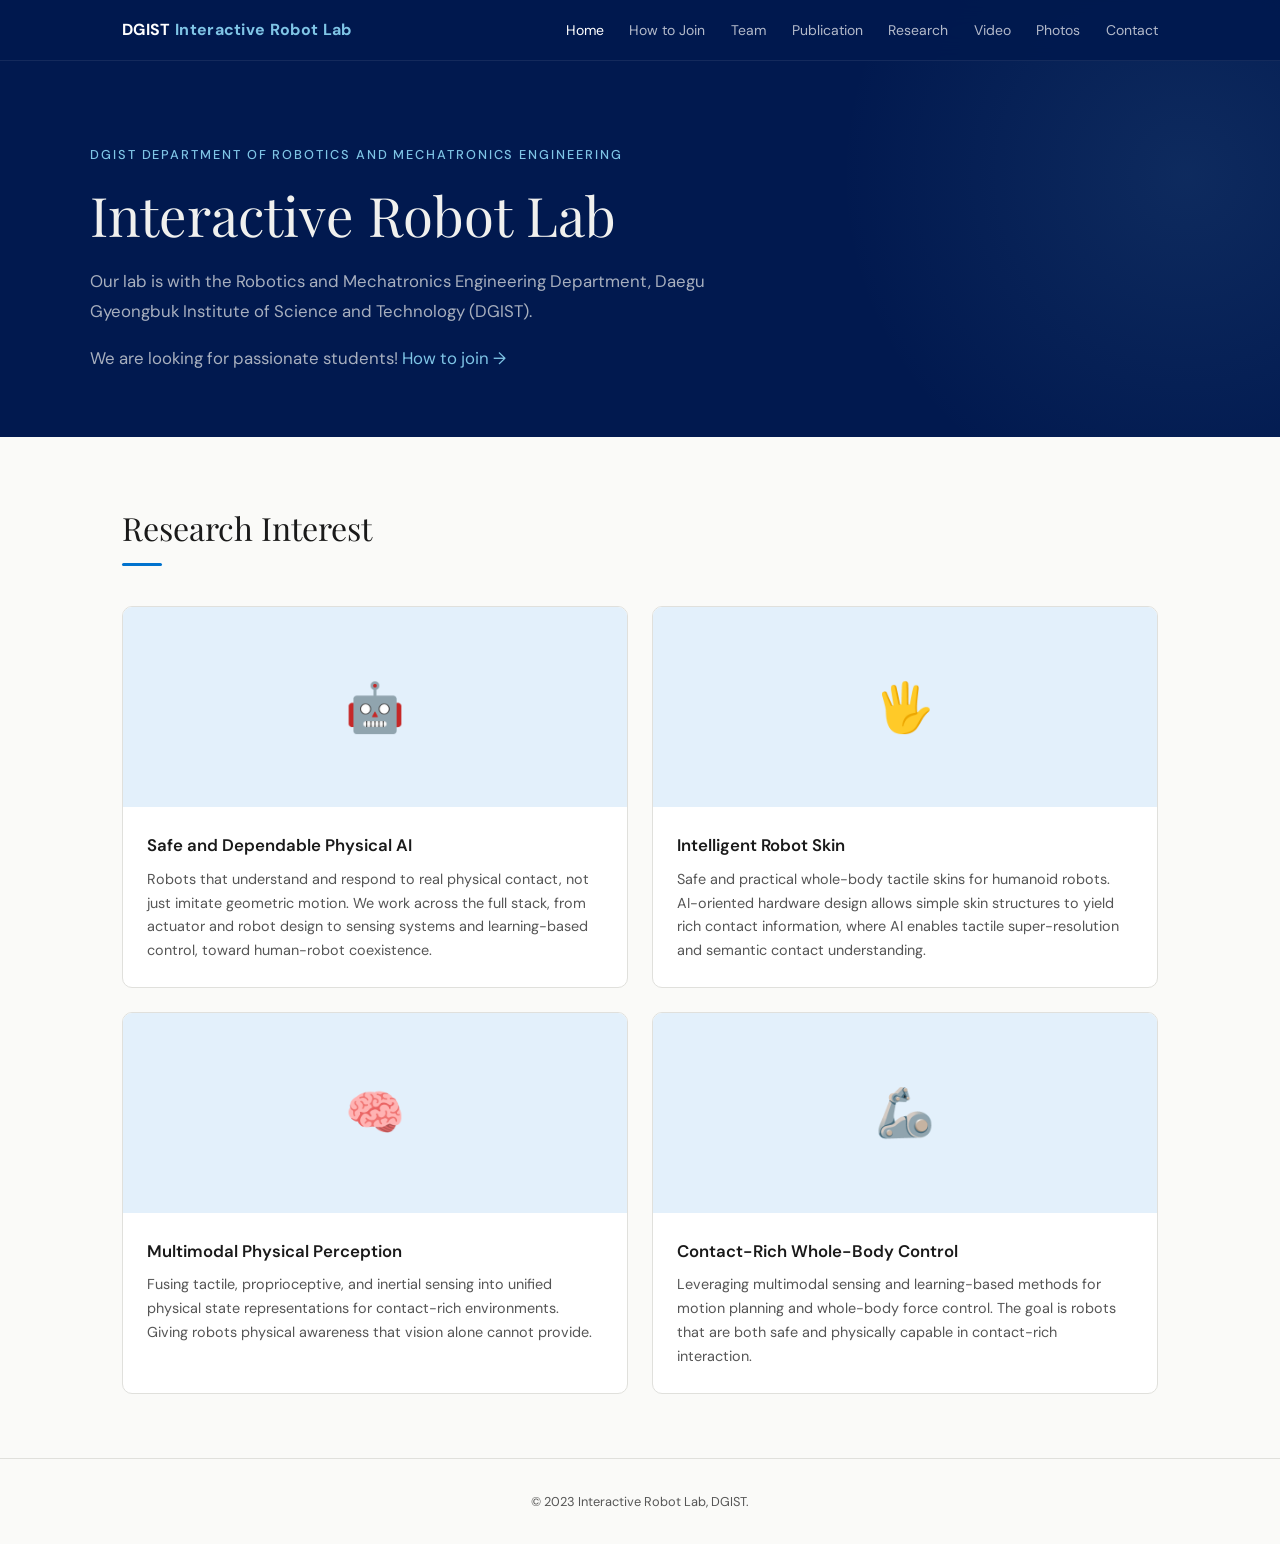
<file: index.html>
<!DOCTYPE html>
<html lang="en">
<head>
  <meta charset="UTF-8">
  <meta name="viewport" content="width=device-width, initial-scale=1.0">
  <title>Home — Interactive Robot Lab</title>
  <link rel="preconnect" href="https://fonts.googleapis.com">
  <link rel="preconnect" href="https://fonts.gstatic.com" crossorigin>
  <link href="https://fonts.googleapis.com/css2?family=DM+Sans:ital,opsz,wght@0,9..40,300;0,9..40,400;0,9..40,500;0,9..40,600;0,9..40,700;1,9..40,400&family=Playfair+Display:ital,wght@0,400..900;1,400..900&display=swap" rel="stylesheet">
  <link rel="icon" href="/favicon.png" type="image/png">
  <link rel="apple-touch-icon" href="/favicon.png">
  <link rel="stylesheet" href="/assets/css/style.css">
</head>
<body>

<nav>
  <div class="nav-inner">
    <a href="/" class="logo">DGIST <span>Interactive Robot Lab</span></a>
    <button class="hamburger" onclick="document.querySelector('.nav-links').classList.toggle('open')" aria-label="Menu">
      <span></span><span></span><span></span>
    </button>
    <ul class="nav-links">
      
      
        
        
        <li><a href="/" class="active">Home</a></li>
      
        
        
        <li><a href="/join">How to Join</a></li>
      
        
        
        <li><a href="/team">Team</a></li>
      
        
        
        <li><a href="/publication">Publication</a></li>
      
        
        
        <li><a href="/research">Research</a></li>
      
        
        
        <li><a href="/video">Video</a></li>
      
        
        
        <li><a href="/photos">Photos</a></li>
      
        
        
        <li><a href="/contact">Contact</a></li>
      
    </ul>
  </div>
</nav>


<div class="hero">
  <div class="hero-inner">
    <div class="hero-label">DGIST Department of Robotics and Mechatronics Engineering</div>
    <h1>Interactive Robot Lab</h1>
    <p>
      Our lab is with the Robotics and Mechatronics Engineering Department,
      Daegu Gyeongbuk Institute of Science and Technology (DGIST).
    </p>
    <p style="margin-top: 1rem;">
      We are looking for passionate students!
      <a href="/join">How to join &rarr;</a>
    </p>
  </div>
</div>

<div class="section">
  <div class="section-title">Research Interest</div>
  <div class="divider"></div>

  <div class="interest-grid">
    <div class="interest-card">
      <div class="card-img">&#129302;</div>
      <div class="card-body">
        <h3>Safe and Dependable Physical AI</h3>
        <p>Robots that understand and respond to real physical contact, not just imitate geometric motion. We work across the full stack, from actuator and robot design to sensing systems and learning-based control, toward human-robot coexistence.</p>
      </div>
    </div>

    <div class="interest-card">
      <div class="card-img">&#128400;</div>
      <div class="card-body">
        <h3>Intelligent Robot Skin</h3>
        <p>Safe and practical whole-body tactile skins for humanoid robots. AI-oriented hardware design allows simple skin structures to yield rich contact information, where AI enables tactile super-resolution and semantic contact understanding.</p>
      </div>
    </div>

    <div class="interest-card">
      <div class="card-img">&#129504;</div>
      <div class="card-body">
        <h3>Multimodal Physical Perception</h3>
        <p>Fusing tactile, proprioceptive, and inertial sensing into unified physical state representations for contact-rich environments. Giving robots physical awareness that vision alone cannot provide.</p>
      </div>
    </div>

    <div class="interest-card">
      <div class="card-img">&#129470;</div>
      <div class="card-body">
        <h3>Contact-Rich Whole-Body Control</h3>
        <p>Leveraging multimodal sensing and learning-based methods for motion planning and whole-body force control. The goal is robots that are both safe and physically capable in contact-rich interaction.</p>
      </div>
    </div>
  </div>
</div>


<footer>
  &copy; 2023 Interactive Robot Lab, DGIST.
</footer>


</body>
</html>
</file>
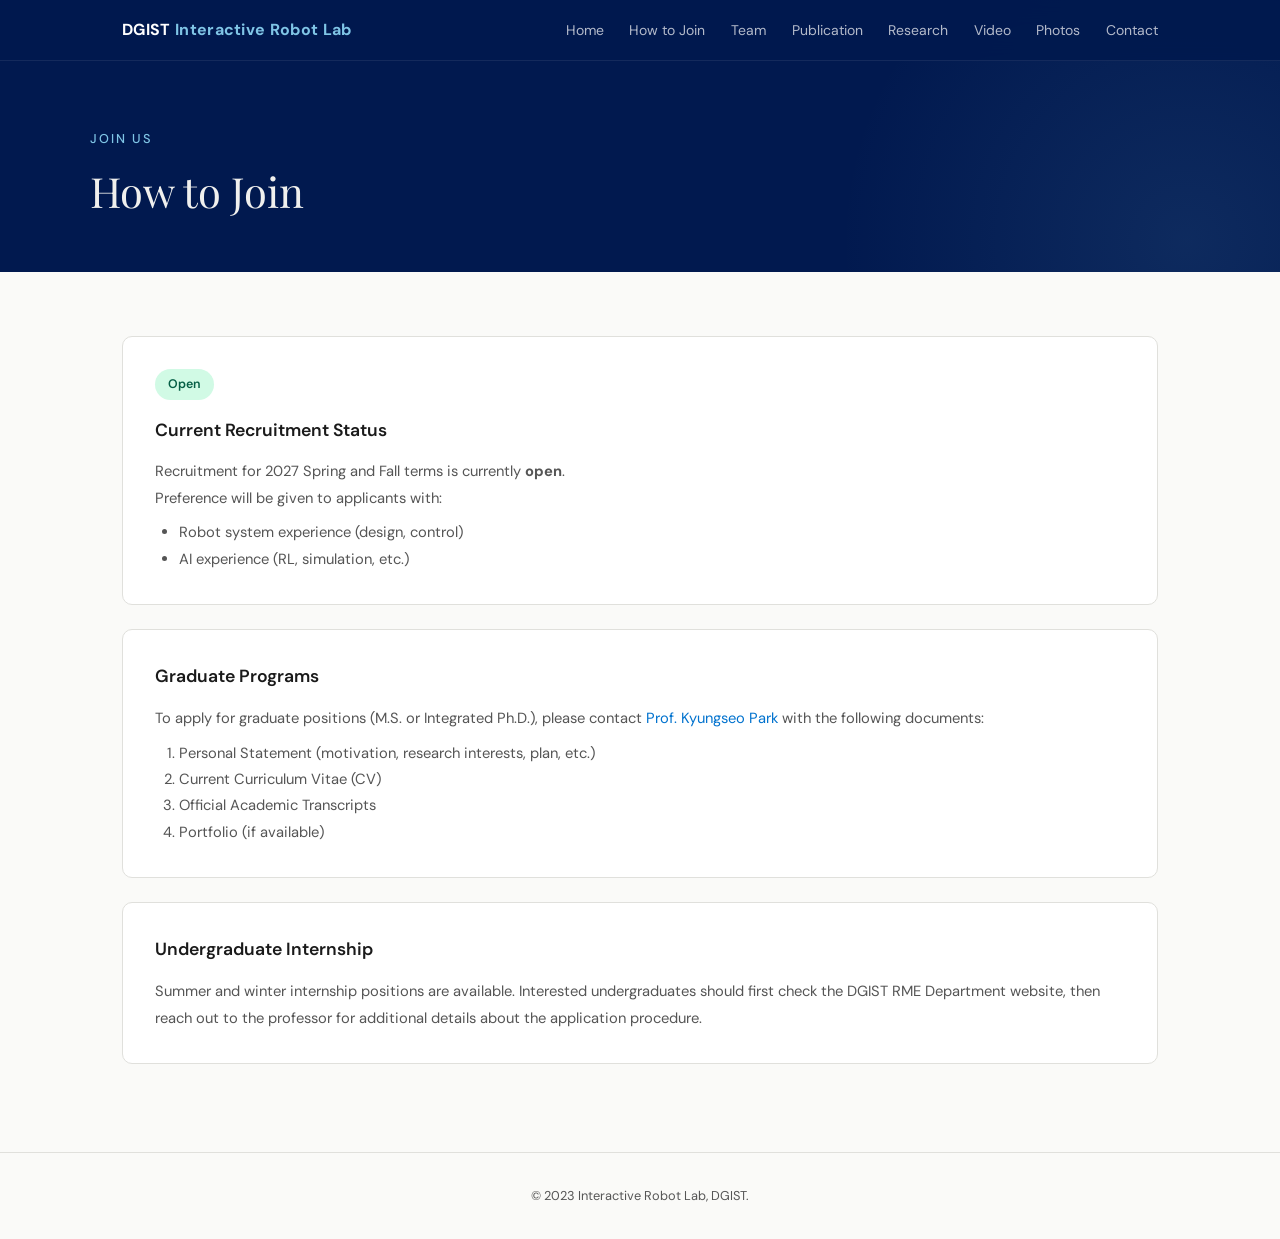
<file: join/index.html>
<!DOCTYPE html>
<html lang="en">
<head>
  <meta charset="UTF-8">
  <meta name="viewport" content="width=device-width, initial-scale=1.0">
  <title>How to Join — Interactive Robot Lab</title>
  <link rel="preconnect" href="https://fonts.googleapis.com">
  <link rel="preconnect" href="https://fonts.gstatic.com" crossorigin>
  <link href="https://fonts.googleapis.com/css2?family=DM+Sans:ital,opsz,wght@0,9..40,300;0,9..40,400;0,9..40,500;0,9..40,600;0,9..40,700;1,9..40,400&family=Playfair+Display:ital,wght@0,400..900;1,400..900&display=swap" rel="stylesheet">
  <link rel="icon" href="/favicon.png" type="image/png">
  <link rel="apple-touch-icon" href="/favicon.png">
  <link rel="stylesheet" href="/assets/css/style.css">
</head>
<body>

<nav>
  <div class="nav-inner">
    <a href="/" class="logo">DGIST <span>Interactive Robot Lab</span></a>
    <button class="hamburger" onclick="document.querySelector('.nav-links').classList.toggle('open')" aria-label="Menu">
      <span></span><span></span><span></span>
    </button>
    <ul class="nav-links">
      
      
        
        
        <li><a href="/">Home</a></li>
      
        
        
        <li><a href="/join">How to Join</a></li>
      
        
        
        <li><a href="/team">Team</a></li>
      
        
        
        <li><a href="/publication">Publication</a></li>
      
        
        
        <li><a href="/research">Research</a></li>
      
        
        
        <li><a href="/video">Video</a></li>
      
        
        
        <li><a href="/photos">Photos</a></li>
      
        
        
        <li><a href="/contact">Contact</a></li>
      
    </ul>
  </div>
</nav>


<div class="hero page-header">
  <div class="hero-inner">
    <div class="hero-label">Join Us</div>
    <h1>How to Join</h1>
    
  </div>
</div>


<div class="section">
  <div class="info-box">
    <span class="status-badge open">Open</span>
    <h3>Current Recruitment Status</h3>
    <p>Recruitment for 2027 Spring and Fall terms is currently <strong>open</strong>.</p>
    <p>Preference will be given to applicants with:</p>
    <ul>
      <li>Robot system experience (design, control)</li>
      <li>AI experience (RL, simulation, etc.)</li>
    </ul>
  </div>

  <div class="info-box">
    <h3>Graduate Programs</h3>
    <p>To apply for graduate positions (M.S. or Integrated Ph.D.), please contact
      <a href="mailto:kspark@dgist.ac.kr">Prof. Kyungseo Park</a> with the following documents:</p>
    <ol>
      <li>Personal Statement (motivation, research interests, plan, etc.)</li>
      <li>Current Curriculum Vitae (CV)</li>
      <li>Official Academic Transcripts</li>
      <li>Portfolio (if available)</li>
    </ol>
  </div>

  <div class="info-box">
    <h3>Undergraduate Internship</h3>
    <p>Summer and winter internship positions are available. Interested undergraduates should first check the
      DGIST RME Department website,
      then reach out to the professor for additional details about the application procedure.</p>
  </div>
</div>


<footer>
  &copy; 2023 Interactive Robot Lab, DGIST.
</footer>


</body>
</html>
</file>
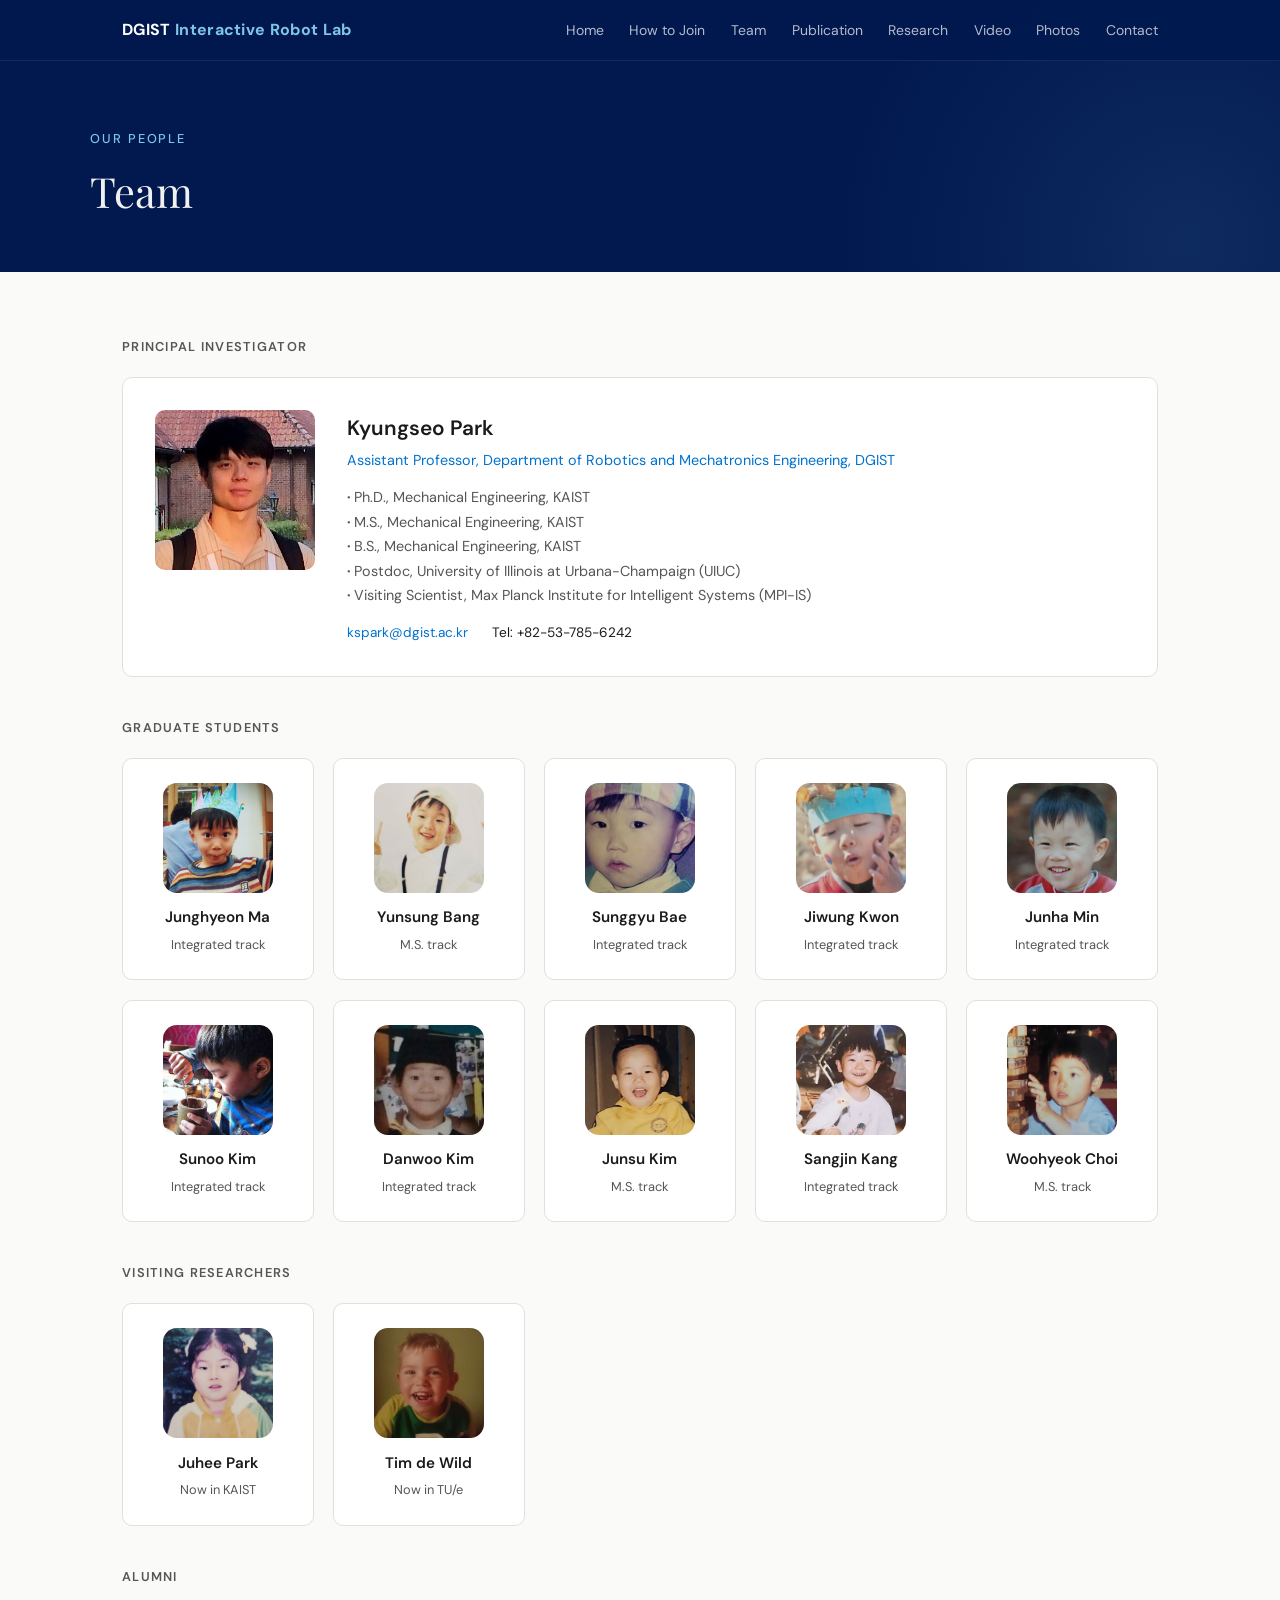
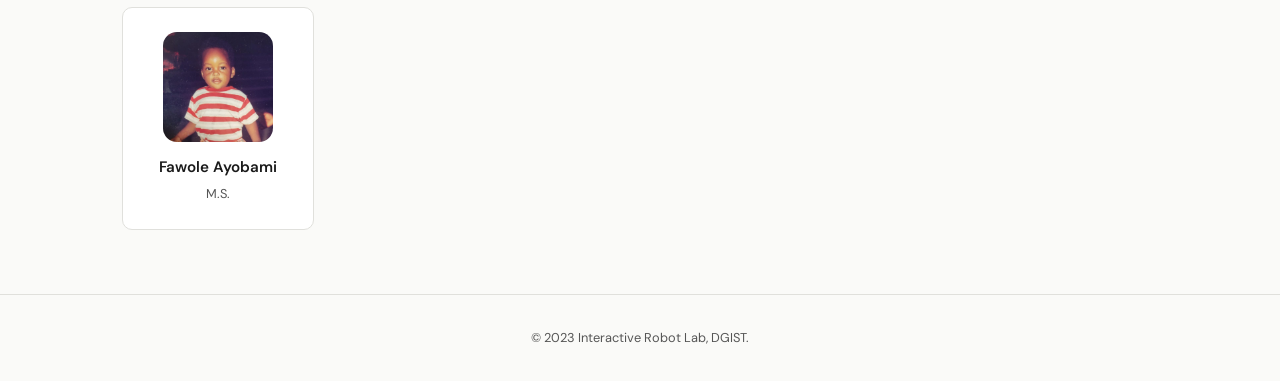
<file: team/index.html>
<!DOCTYPE html>
<html lang="en">
<head>
  <meta charset="UTF-8">
  <meta name="viewport" content="width=device-width, initial-scale=1.0">
  <title>Team — Interactive Robot Lab</title>
  <link rel="preconnect" href="https://fonts.googleapis.com">
  <link rel="preconnect" href="https://fonts.gstatic.com" crossorigin>
  <link href="https://fonts.googleapis.com/css2?family=DM+Sans:ital,opsz,wght@0,9..40,300;0,9..40,400;0,9..40,500;0,9..40,600;0,9..40,700;1,9..40,400&family=Playfair+Display:ital,wght@0,400..900;1,400..900&display=swap" rel="stylesheet">
  <link rel="icon" href="/favicon.png" type="image/png">
  <link rel="apple-touch-icon" href="/favicon.png">
  <link rel="stylesheet" href="/assets/css/style.css">
</head>
<body>

<nav>
  <div class="nav-inner">
    <a href="/" class="logo">DGIST <span>Interactive Robot Lab</span></a>
    <button class="hamburger" onclick="document.querySelector('.nav-links').classList.toggle('open')" aria-label="Menu">
      <span></span><span></span><span></span>
    </button>
    <ul class="nav-links">
      
      
        
        
        <li><a href="/">Home</a></li>
      
        
        
        <li><a href="/join">How to Join</a></li>
      
        
        
        <li><a href="/team">Team</a></li>
      
        
        
        <li><a href="/publication">Publication</a></li>
      
        
        
        <li><a href="/research">Research</a></li>
      
        
        
        <li><a href="/video">Video</a></li>
      
        
        
        <li><a href="/photos">Photos</a></li>
      
        
        
        <li><a href="/contact">Contact</a></li>
      
    </ul>
  </div>
</nav>


<div class="hero page-header">
  <div class="hero-inner">
    <div class="hero-label">Our People</div>
    <h1>Team</h1>
    
  </div>
</div>


<div class="section">

  <!-- Principal Investigator -->
  <div class="team-section-label">Principal Investigator</div>
  
  <div class="pi-card">
    <div class="pi-photo">
      
        <img src="/member_photo/kyungseo%20Park.jpg" alt="Kyungseo Park">
      
    </div>
    <div class="pi-info">
      <h3>Kyungseo Park</h3>
      <div class="pi-title">Assistant Professor, Department of Robotics and Mechatronics Engineering, DGIST</div>
      <ul>
        
          <li>Ph.D., Mechanical Engineering, KAIST</li>
        
          <li>M.S., Mechanical Engineering, KAIST</li>
        
          <li>B.S., Mechanical Engineering, KAIST</li>
        
        
          <li>Postdoc, University of Illinois at Urbana-Champaign (UIUC)</li>
        
          <li>Visiting Scientist, Max Planck Institute for Intelligent Systems (MPI-IS)</li>
        
      </ul>
      <div class="pi-contact">
        <span><a href="mailto:kspark@dgist.ac.kr">kspark@dgist.ac.kr</a></span>
        <span>Tel: +82-53-785-6242</span>
      </div>
    </div>
  </div>

  <!-- Graduate Students -->
  <div class="team-section-label">Graduate Students</div>
  <div class="members-grid">
    
      
      <div class="member-card">
        <div class="member-avatar">
          
            <img src="/member_photo/Junghyeon%20Ma.png" alt="Junghyeon Ma">
          
        </div>
        <h4>Junghyeon Ma</h4>
        
          <div class="role">Integrated track</div>
        
      </div>
      
    
      
      <div class="member-card">
        <div class="member-avatar">
          
            <img src="/member_photo/Yunsung%20Bang.png" alt="Yunsung Bang">
          
        </div>
        <h4>Yunsung Bang</h4>
        
          <div class="role">M.S. track</div>
        
      </div>
      
    
      
      <div class="member-card">
        <div class="member-avatar">
          
            <img src="/member_photo/Sunggyu%20Bae.png" alt="Sunggyu Bae">
          
        </div>
        <h4>Sunggyu Bae</h4>
        
          <div class="role">Integrated track</div>
        
      </div>
      
    
      
      <div class="member-card">
        <div class="member-avatar">
          
            <img src="/member_photo/Jiwung%20Kwon.jpg" alt="Jiwung Kwon">
          
        </div>
        <h4>Jiwung Kwon</h4>
        
          <div class="role">Integrated track</div>
        
      </div>
      
    
      
      <div class="member-card">
        <div class="member-avatar">
          
            <img src="/member_photo/Junha%20Min.png" alt="Junha Min">
          
        </div>
        <h4>Junha Min</h4>
        
          <div class="role">Integrated track</div>
        
      </div>
      
    
      
      <div class="member-card">
        <div class="member-avatar">
          
            <img src="/member_photo/Sunoo%20Kim.jpg" alt="Sunoo Kim">
          
        </div>
        <h4>Sunoo Kim</h4>
        
          <div class="role">Integrated track</div>
        
      </div>
      
    
      
      <div class="member-card">
        <div class="member-avatar">
          
            <img src="/member_photo/Danwoo%20Kim.jpg" alt="Danwoo Kim">
          
        </div>
        <h4>Danwoo Kim</h4>
        
          <div class="role">Integrated track</div>
        
      </div>
      
    
      
      <div class="member-card">
        <div class="member-avatar">
          
            <img src="/member_photo/Junsu%20Kim.png" alt="Junsu Kim">
          
        </div>
        <h4>Junsu Kim</h4>
        
          <div class="role">M.S. track</div>
        
      </div>
      
    
      
      <div class="member-card">
        <div class="member-avatar">
          
            <img src="/member_photo/Sangjin%20Kang.jpg" alt="Sangjin Kang">
          
        </div>
        <h4>Sangjin Kang</h4>
        
          <div class="role">Integrated track</div>
        
      </div>
      
    
      
      <div class="member-card">
        <div class="member-avatar">
          
            <img src="/member_photo/Woohyeok%20Choi.jpg" alt="Woohyeok Choi">
          
        </div>
        <h4>Woohyeok Choi</h4>
        
          <div class="role">M.S. track</div>
        
      </div>
      
    
  </div>

  <!-- Visiting Researchers -->
  
  <div class="team-section-label">Visiting Researchers</div>
  <div class="members-grid">
    
      
      <div class="member-card">
        <div class="member-avatar">
          
            <img src="/member_photo/Juhee%20Park.jpg" alt="Juhee Park">
          
        </div>
        <h4>Juhee Park</h4>
        
          <div class="role">Now in KAIST</div>
        
      </div>
      
    
      
      <div class="member-card">
        <div class="member-avatar">
          
            <img src="/member_photo/Tim%20de%20Wild.jpg" alt="Tim de Wild">
          
        </div>
        <h4>Tim de Wild</h4>
        
          <div class="role">Now in TU/e</div>
        
      </div>
      
    
  </div>
  

  <!-- Alumni -->
  
  <div class="team-section-label">Alumni</div>
  <div class="members-grid">
    
      
      <div class="member-card">
        <div class="member-avatar">
          
            <img src="/member_photo/Fawole%20Ayobami.png" alt="Fawole Ayobami">
          
        </div>
        <h4>Fawole Ayobami</h4>
        
          <div class="role">M.S.</div>
        
      </div>
      
    
  </div>
  

</div>


<footer>
  &copy; 2023 Interactive Robot Lab, DGIST.
</footer>


</body>
</html>
</file>
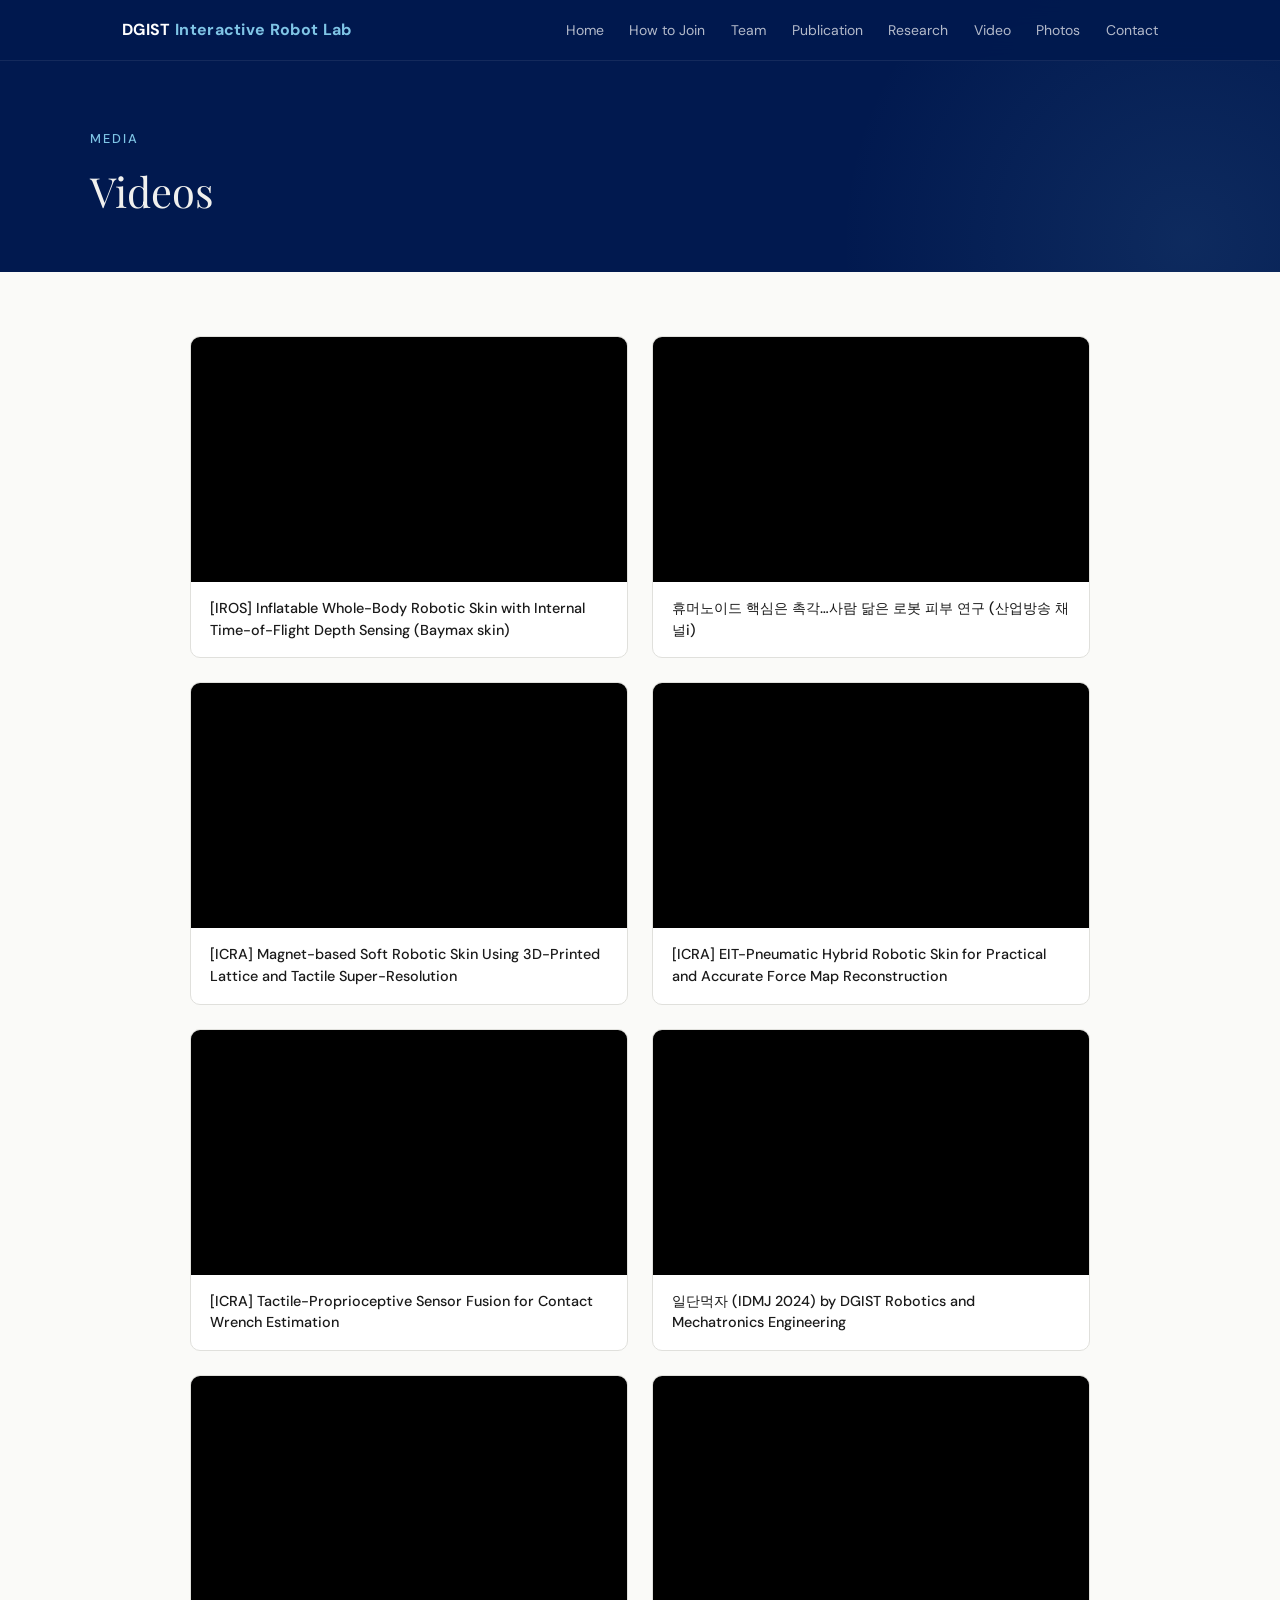
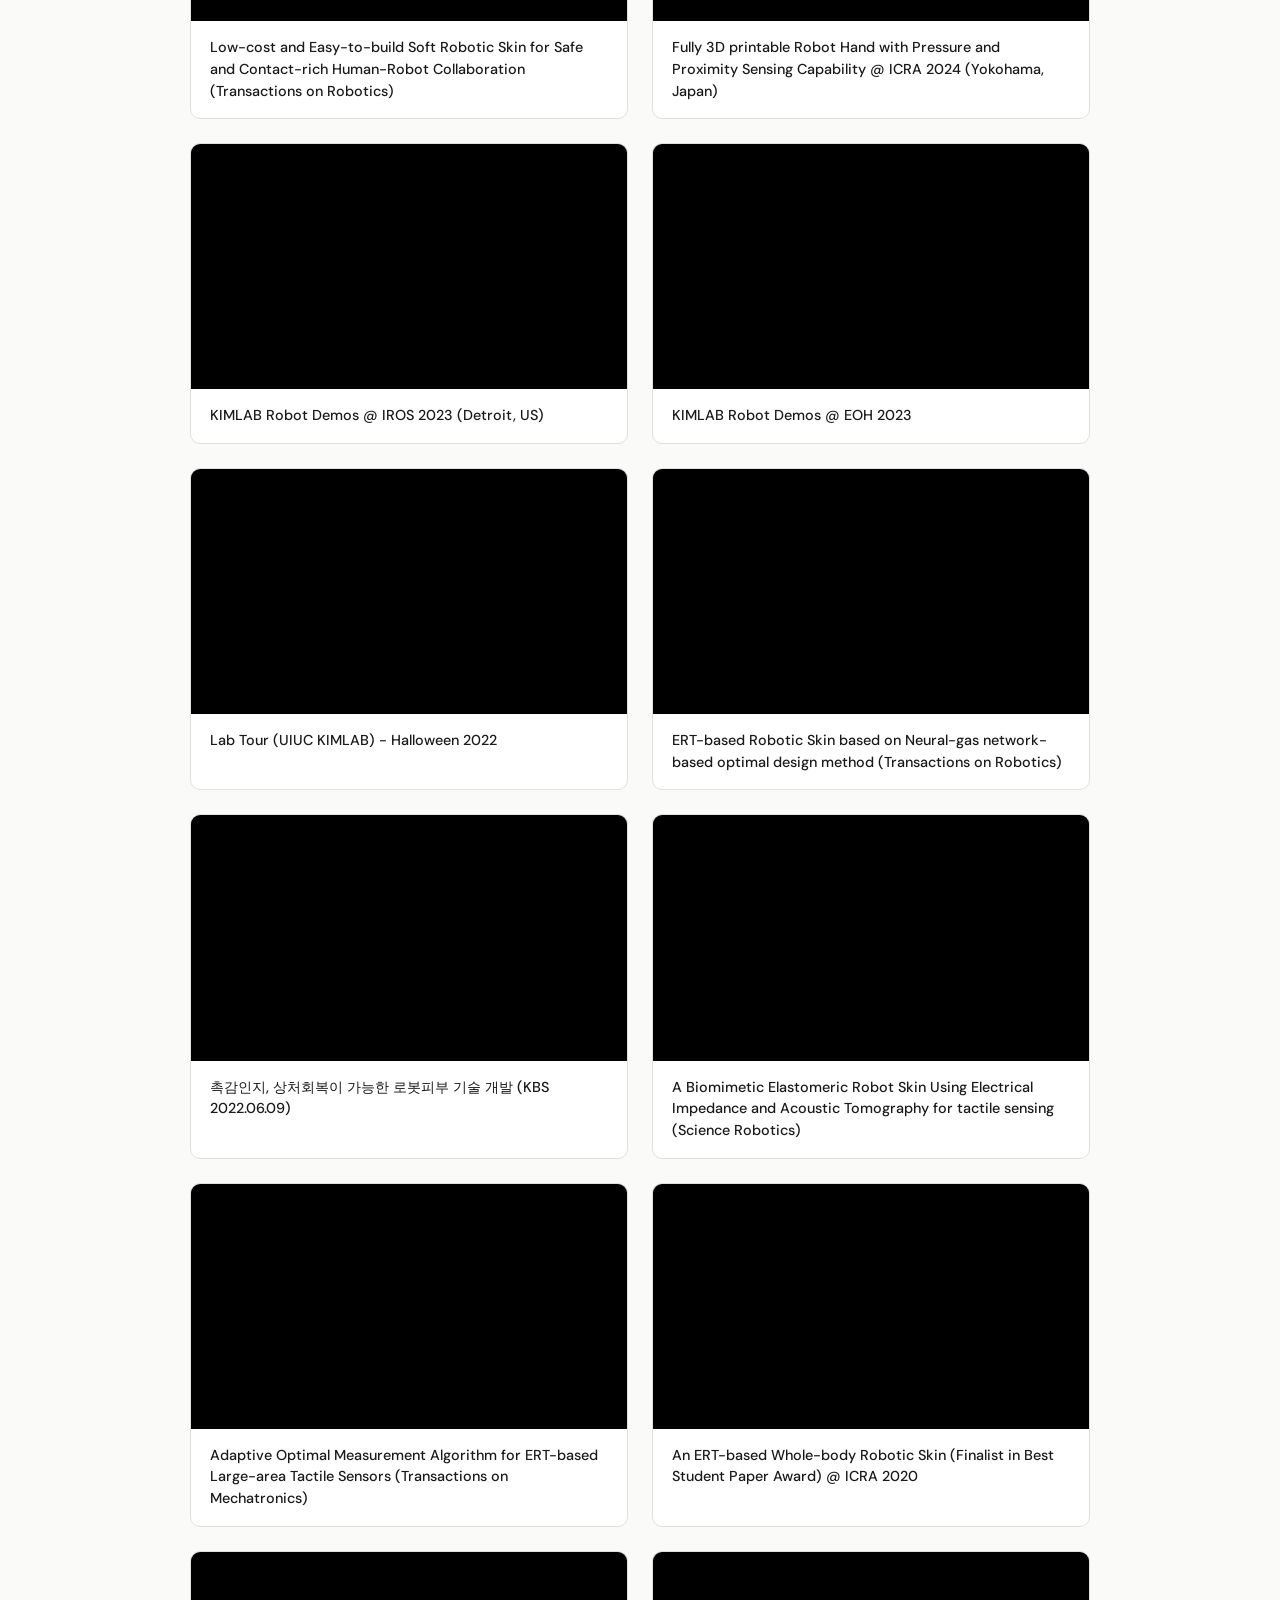
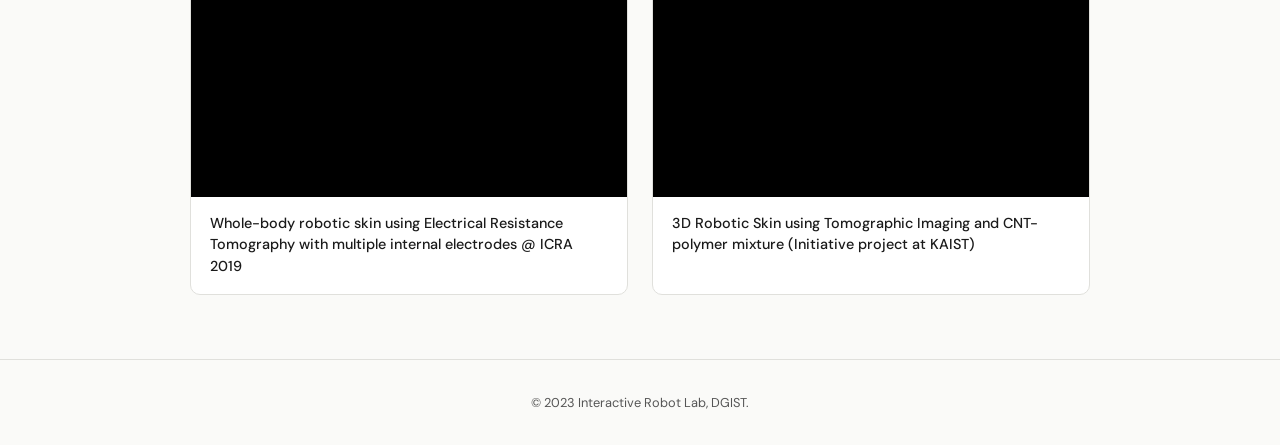
<file: video/index.html>
<!DOCTYPE html>
<html lang="en">
<head>
  <meta charset="UTF-8">
  <meta name="viewport" content="width=device-width, initial-scale=1.0">
  <title>Video — Interactive Robot Lab</title>
  <link rel="preconnect" href="https://fonts.googleapis.com">
  <link rel="preconnect" href="https://fonts.gstatic.com" crossorigin>
  <link href="https://fonts.googleapis.com/css2?family=DM+Sans:ital,opsz,wght@0,9..40,300;0,9..40,400;0,9..40,500;0,9..40,600;0,9..40,700;1,9..40,400&family=Playfair+Display:ital,wght@0,400..900;1,400..900&display=swap" rel="stylesheet">
  <link rel="icon" href="/favicon.png" type="image/png">
  <link rel="apple-touch-icon" href="/favicon.png">
  <link rel="stylesheet" href="/assets/css/style.css">
</head>
<body>

<nav>
  <div class="nav-inner">
    <a href="/" class="logo">DGIST <span>Interactive Robot Lab</span></a>
    <button class="hamburger" onclick="document.querySelector('.nav-links').classList.toggle('open')" aria-label="Menu">
      <span></span><span></span><span></span>
    </button>
    <ul class="nav-links">
      
      
        
        
        <li><a href="/">Home</a></li>
      
        
        
        <li><a href="/join">How to Join</a></li>
      
        
        
        <li><a href="/team">Team</a></li>
      
        
        
        <li><a href="/publication">Publication</a></li>
      
        
        
        <li><a href="/research">Research</a></li>
      
        
        
        <li><a href="/video">Video</a></li>
      
        
        
        <li><a href="/photos">Photos</a></li>
      
        
        
        <li><a href="/contact">Contact</a></li>
      
    </ul>
  </div>
</nav>


<div class="hero page-header">
  <div class="hero-inner">
    <div class="hero-label">Media</div>
    <h1>Videos</h1>
    
  </div>
</div>


<div class="section">
  <div class="video-grid">
    
      
      <div class="video-card">
        <div class="video-embed">
          
            <iframe src="https://www.youtube.com/embed/KjiFhsLEA9U" title="[IROS] Inflatable Whole-Body Robotic Skin with Internal Time-of-Flight Depth Sensing (Baymax skin)" allowfullscreen></iframe>
          
        </div>
        <div class="video-body">
          <h4>[IROS] Inflatable Whole-Body Robotic Skin with Internal Time-of-Flight Depth Sensing (Baymax skin)</h4>
        </div>
      </div>
      
    
      
      <div class="video-card">
        <div class="video-embed">
          
            <iframe src="https://www.youtube.com/embed/fBK2SnAVIpE" title="휴머노이드 핵심은 촉각…사람 닮은 로봇 피부 연구 (산업방송 채널i)" allowfullscreen></iframe>
          
        </div>
        <div class="video-body">
          <h4>휴머노이드 핵심은 촉각…사람 닮은 로봇 피부 연구 (산업방송 채널i)</h4>
        </div>
      </div>
      
    
      
      <div class="video-card">
        <div class="video-embed">
          
            <iframe src="https://www.youtube.com/embed/A-EhvEwEjt8" title="[ICRA] Magnet-based Soft Robotic Skin Using 3D-Printed Lattice and Tactile Super-Resolution" allowfullscreen></iframe>
          
        </div>
        <div class="video-body">
          <h4>[ICRA] Magnet-based Soft Robotic Skin Using 3D-Printed Lattice and Tactile Super-Resolution</h4>
        </div>
      </div>
      
    
      
      <div class="video-card">
        <div class="video-embed">
          
            <iframe src="https://www.youtube.com/embed/P2C49pNesPE" title="[ICRA] EIT-Pneumatic Hybrid Robotic Skin for Practical and Accurate Force Map Reconstruction" allowfullscreen></iframe>
          
        </div>
        <div class="video-body">
          <h4>[ICRA] EIT-Pneumatic Hybrid Robotic Skin for Practical and Accurate Force Map Reconstruction</h4>
        </div>
      </div>
      
    
      
      <div class="video-card">
        <div class="video-embed">
          
            <iframe src="https://www.youtube.com/embed/75biD51xIM4" title="[ICRA] Tactile-Proprioceptive Sensor Fusion for Contact Wrench Estimation" allowfullscreen></iframe>
          
        </div>
        <div class="video-body">
          <h4>[ICRA] Tactile-Proprioceptive Sensor Fusion for Contact Wrench Estimation</h4>
        </div>
      </div>
      
    
      
      <div class="video-card">
        <div class="video-embed">
          
            <iframe src="https://www.youtube.com/embed/77AU3k8PvwQ" title="일단먹자 (IDMJ 2024) by DGIST Robotics and Mechatronics Engineering" allowfullscreen></iframe>
          
        </div>
        <div class="video-body">
          <h4>일단먹자 (IDMJ 2024) by DGIST Robotics and Mechatronics Engineering</h4>
        </div>
      </div>
      
    
      
      <div class="video-card">
        <div class="video-embed">
          
            <iframe src="https://www.youtube.com/embed/9aux90A9T8k" title="Low-cost and Easy-to-build Soft Robotic Skin for Safe and Contact-rich Human-Robot Collaboration (Transactions on Robotics)" allowfullscreen></iframe>
          
        </div>
        <div class="video-body">
          <h4>Low-cost and Easy-to-build Soft Robotic Skin for Safe and Contact-rich Human-Robot Collaboration (Transactions on Robotics)</h4>
        </div>
      </div>
      
    
      
      <div class="video-card">
        <div class="video-embed">
          
            <iframe src="https://www.youtube.com/embed/nfkQoAKzq0U" title="Fully 3D printable Robot Hand with Pressure and Proximity Sensing Capability @ ICRA 2024 (Yokohama, Japan)" allowfullscreen></iframe>
          
        </div>
        <div class="video-body">
          <h4>Fully 3D printable Robot Hand with Pressure and Proximity Sensing Capability @ ICRA 2024 (Yokohama, Japan)</h4>
        </div>
      </div>
      
    
      
      <div class="video-card">
        <div class="video-embed">
          
            <iframe src="https://www.youtube.com/embed/7wsVvqkqAPY" title="KIMLAB Robot Demos @ IROS 2023 (Detroit, US)" allowfullscreen></iframe>
          
        </div>
        <div class="video-body">
          <h4>KIMLAB Robot Demos @ IROS 2023 (Detroit, US)</h4>
        </div>
      </div>
      
    
      
      <div class="video-card">
        <div class="video-embed">
          
            <iframe src="https://www.youtube.com/embed/uq5AF7WDP1Y" title="KIMLAB Robot Demos @ EOH 2023" allowfullscreen></iframe>
          
        </div>
        <div class="video-body">
          <h4>KIMLAB Robot Demos @ EOH 2023</h4>
        </div>
      </div>
      
    
      
      <div class="video-card">
        <div class="video-embed">
          
            <iframe src="https://www.youtube.com/embed/5O2HC9aiIYU" title="Lab Tour (UIUC KIMLAB) - Halloween 2022" allowfullscreen></iframe>
          
        </div>
        <div class="video-body">
          <h4>Lab Tour (UIUC KIMLAB) - Halloween 2022</h4>
        </div>
      </div>
      
    
      
      <div class="video-card">
        <div class="video-embed">
          
            <iframe src="https://www.youtube.com/embed/lGe38HadMP4" title="ERT-based Robotic Skin based on Neural-gas network-based optimal design method (Transactions on Robotics)" allowfullscreen></iframe>
          
        </div>
        <div class="video-body">
          <h4>ERT-based Robotic Skin based on Neural-gas network-based optimal design method (Transactions on Robotics)</h4>
        </div>
      </div>
      
    
      
      <div class="video-card">
        <div class="video-embed">
          
            <iframe src="https://www.youtube.com/embed/VWO0QV0sz0w" title="촉감인지, 상처회복이 가능한 로봇피부 기술 개발 (KBS 2022.06.09)" allowfullscreen></iframe>
          
        </div>
        <div class="video-body">
          <h4>촉감인지, 상처회복이 가능한 로봇피부 기술 개발 (KBS 2022.06.09)</h4>
        </div>
      </div>
      
    
      
      <div class="video-card">
        <div class="video-embed">
          
            <iframe src="https://www.youtube.com/embed/duIhxFcW0n4" title="A Biomimetic Elastomeric Robot Skin Using Electrical Impedance and Acoustic Tomography for tactile sensing (Science Robotics)" allowfullscreen></iframe>
          
        </div>
        <div class="video-body">
          <h4>A Biomimetic Elastomeric Robot Skin Using Electrical Impedance and Acoustic Tomography for tactile sensing (Science Robotics)</h4>
        </div>
      </div>
      
    
      
      <div class="video-card">
        <div class="video-embed">
          
            <iframe src="https://www.youtube.com/embed/83NQ5LDuw-4" title="Adaptive Optimal Measurement Algorithm for ERT-based Large-area Tactile Sensors (Transactions on Mechatronics)" allowfullscreen></iframe>
          
        </div>
        <div class="video-body">
          <h4>Adaptive Optimal Measurement Algorithm for ERT-based Large-area Tactile Sensors (Transactions on Mechatronics)</h4>
        </div>
      </div>
      
    
      
      <div class="video-card">
        <div class="video-embed">
          
            <iframe src="https://www.youtube.com/embed/MrTaEdncc4Y" title="An ERT-based Whole-body Robotic Skin (Finalist in Best Student Paper Award) @ ICRA 2020" allowfullscreen></iframe>
          
        </div>
        <div class="video-body">
          <h4>An ERT-based Whole-body Robotic Skin (Finalist in Best Student Paper Award) @ ICRA 2020</h4>
        </div>
      </div>
      
    
      
      <div class="video-card">
        <div class="video-embed">
          
            <iframe src="https://www.youtube.com/embed/S_846sNFLdA" title="Whole-body robotic skin using Electrical Resistance Tomography with multiple internal electrodes @ ICRA 2019" allowfullscreen></iframe>
          
        </div>
        <div class="video-body">
          <h4>Whole-body robotic skin using Electrical Resistance Tomography with multiple internal electrodes @ ICRA 2019</h4>
        </div>
      </div>
      
    
      
      <div class="video-card">
        <div class="video-embed">
          
            <iframe src="https://www.youtube.com/embed/tRSwCWCT6CQ" title="3D Robotic Skin using Tomographic Imaging and CNT-polymer mixture (Initiative project at KAIST)" allowfullscreen></iframe>
          
        </div>
        <div class="video-body">
          <h4>3D Robotic Skin using Tomographic Imaging and CNT-polymer mixture (Initiative project at KAIST)</h4>
        </div>
      </div>
      
    
  </div>
</div>


<footer>
  &copy; 2023 Interactive Robot Lab, DGIST.
</footer>


</body>
</html>
</file>
<file: assets/css/style.css>
/* ============================================
   Interactive Robot Lab — Shared Stylesheet
   ============================================ */

:root {
  --color-bg: #fafaf8;
  --color-text: #1a1a1a;
  --color-text-secondary: #555;
  --color-accent: #0072CE;          /* Pantone 285cvc */
  --color-accent-light: #e3f0fb;
  --color-accent-bright: #7FC5E6;   /* Pantone 2985cvc 계열 — 채도 완화한 차분한 하이라이트 */
  --color-border: #e0e0dc;
  --color-card-bg: #ffffff;
  --color-hero-bg: #01194F;         /* Pantone 280cvc 계열 — 약간 더 어둡게 */
  --color-hero-text: #f0f0ee;
  --color-nav-bg: rgba(1, 25, 79, 0.97);
  --font-display: 'Playfair Display', Georgia, serif;
  --font-body: 'DM Sans', -apple-system, sans-serif;
  --max-width: 1100px;
}

* { margin: 0; padding: 0; box-sizing: border-box; }
html { scroll-behavior: smooth; }

body {
  font-family: var(--font-body);
  color: var(--color-text);
  background: var(--color-bg);
  line-height: 1.7;
  font-size: 16px;
  -webkit-font-smoothing: antialiased;
}

a { color: var(--color-accent); text-decoration: none; }
a:hover { text-decoration: underline; }

img { max-width: 100%; height: auto; display: block; }

/* ---- NAV ---- */
nav {
  position: fixed;
  top: 0;
  width: 100%;
  z-index: 100;
  background: var(--color-nav-bg);
  backdrop-filter: blur(12px);
  border-bottom: 1px solid rgba(255,255,255,0.08);
}
nav .nav-inner {
  max-width: var(--max-width);
  margin: 0 auto;
  padding: 0 2rem;
  display: flex;
  align-items: center;
  justify-content: space-between;
  height: 60px;
}
nav .logo {
  font-family: var(--font-body);
  font-weight: 700;
  font-size: 1rem;
  color: #fff;
  letter-spacing: 0.02em;
  text-decoration: none;
  white-space: nowrap;
}
nav .logo span { color: var(--color-accent-bright); }

nav .nav-links {
  list-style: none;
  display: flex;
  gap: 1.6rem;
}
nav .nav-links a {
  color: rgba(255,255,255,0.7);
  text-decoration: none;
  font-size: 0.875rem;
  font-weight: 400;
  transition: color 0.2s;
}
nav .nav-links a:hover,
nav .nav-links a.active {
  color: #fff;
}

/* Hamburger */
.hamburger {
  display: none;
  background: none;
  border: none;
  cursor: pointer;
  padding: 4px;
}
.hamburger span {
  display: block;
  width: 22px;
  height: 2px;
  background: #fff;
  margin: 5px 0;
  transition: 0.3s;
}

/* ---- HERO / PAGE HEADER ---- */
.hero {
  background: var(--color-hero-bg);
  color: var(--color-hero-text);
  padding: 9rem 2rem 4rem;
  position: relative;
  overflow: hidden;
}
.hero::before {
  content: '';
  position: absolute;
  top: -40%; right: -20%;
  width: 700px; height: 700px;
  background: radial-gradient(circle, rgba(127,197,230,0.10) 0%, transparent 70%);
  border-radius: 50%;
}
.hero-inner {
  max-width: var(--max-width);
  margin: 0 auto;
  position: relative;
}
.hero-label {
  font-size: 0.8rem;
  font-weight: 500;
  text-transform: uppercase;
  letter-spacing: 0.15em;
  color: var(--color-accent-bright);
  margin-bottom: 1rem;
}
.hero h1 {
  font-family: var(--font-display);
  font-weight: 400;
  font-size: clamp(2.2rem, 5vw, 3.4rem);
  line-height: 1.2;
  max-width: 700px;
  margin-bottom: 1.2rem;
}
.hero p {
  font-size: 1.05rem;
  line-height: 1.8;
  max-width: 620px;
  color: rgba(240,240,238,0.7);
}
.hero p a {
  color: var(--color-accent-bright);
}

/* Page header (smaller hero for sub-pages) */
.page-header {
  padding: 8rem 2rem 3rem;
}
.page-header h1 {
  font-size: clamp(1.8rem, 4vw, 2.6rem);
  margin-bottom: 0.5rem;
}

/* ---- SECTION ---- */
.section {
  max-width: var(--max-width);
  margin: 0 auto;
  padding: 4rem 2rem;
}
.section-title {
  font-family: var(--font-display);
  font-size: 2rem;
  font-weight: 400;
  margin-bottom: 0.5rem;
}
.section-subtitle {
  color: var(--color-text-secondary);
  font-size: 0.95rem;
  margin-bottom: 2.5rem;
}
.divider {
  width: 40px;
  height: 3px;
  background: var(--color-accent);
  margin-bottom: 2.5rem;
  border-radius: 2px;
}

/* ---- CARDS (generic) ---- */
.card {
  background: var(--color-card-bg);
  border: 1px solid var(--color-border);
  border-radius: 10px;
  padding: 2rem;
  transition: box-shadow 0.25s, transform 0.25s;
}
.card:hover {
  box-shadow: 0 8px 30px rgba(0,0,0,0.06);
  transform: translateY(-2px);
}

/* ---- RESEARCH INTEREST CARDS (Home) ---- */
.interest-grid {
  display: grid;
  grid-template-columns: repeat(2, 1fr);
  gap: 1.5rem;
}
.interest-card {
  background: var(--color-card-bg);
  border: 1px solid var(--color-border);
  border-radius: 10px;
  overflow: hidden;
  transition: box-shadow 0.25s, transform 0.25s;
}
.interest-card:hover {
  box-shadow: 0 8px 30px rgba(0,0,0,0.06);
  transform: translateY(-2px);
}
.interest-card .card-img {
  width: 100%;
  height: 200px;
  background: var(--color-accent-light);
  display: flex;
  align-items: center;
  justify-content: center;
  font-size: 3rem;
  color: var(--color-accent);
  overflow: hidden;
}
.interest-card .card-img img {
  width: 100%;
  height: 100%;
  object-fit: cover;
}
.interest-card .card-body {
  padding: 1.5rem;
}
.interest-card h3 {
  font-size: 1.05rem;
  font-weight: 600;
  margin-bottom: 0.5rem;
}
.interest-card p {
  font-size: 0.9rem;
  color: var(--color-text-secondary);
  line-height: 1.65;
}

/* ---- TEAM ---- */
.team-section-label {
  font-size: 0.8rem;
  font-weight: 600;
  text-transform: uppercase;
  letter-spacing: 0.1em;
  color: var(--color-text-secondary);
  margin-bottom: 1.2rem;
  margin-top: 2.5rem;
}
.team-section-label:first-of-type {
  margin-top: 0;
}

.pi-card {
  display: flex;
  gap: 2rem;
  background: var(--color-card-bg);
  border: 1px solid var(--color-border);
  border-radius: 10px;
  padding: 2rem;
  margin-bottom: 2rem;
}
.pi-card .pi-photo {
  width: 160px;
  height: 160px;
  border-radius: 10px;
  background: var(--color-accent-light);
  flex-shrink: 0;
  display: flex;
  align-items: center;
  justify-content: center;
  font-size: 2.5rem;
  color: var(--color-accent);
  font-weight: 600;
  overflow: hidden;
}
.pi-card .pi-photo img {
  width: 100%;
  height: 100%;
  object-fit: cover;
}
.pi-card .pi-info h3 {
  font-size: 1.3rem;
  font-weight: 600;
  margin-bottom: 0.2rem;
}
.pi-card .pi-info .pi-title {
  font-size: 0.9rem;
  color: var(--color-accent);
  margin-bottom: 0.8rem;
}
.pi-card .pi-info p,
.pi-card .pi-info ul {
  font-size: 0.9rem;
  color: var(--color-text-secondary);
  line-height: 1.7;
}
.pi-card .pi-info ul {
  list-style: none;
  margin-top: 0.5rem;
}
.pi-card .pi-info ul li::before {
  content: "· ";
  font-weight: 700;
}
.pi-contact {
  display: flex;
  gap: 1.5rem;
  margin-top: 0.8rem;
  font-size: 0.85rem;
}
.pi-contact a {
  color: var(--color-accent);
}

.members-grid {
  display: grid;
  grid-template-columns: repeat(auto-fill, minmax(180px, 1fr));
  gap: 1.2rem;
}
.member-card {
  text-align: center;
  padding: 1.5rem 1rem;
  background: var(--color-card-bg);
  border: 1px solid var(--color-border);
  border-radius: 10px;
}
.member-avatar {
  width: 110px;
  height: 110px;
  border-radius: 14px;
  background: var(--color-accent-light);
  margin: 0 auto 0.8rem;
  display: flex;
  align-items: center;
  justify-content: center;
  font-size: 1.4rem;
  color: var(--color-accent);
  font-weight: 600;
  overflow: hidden;
}
.member-avatar img {
  width: 100%;
  height: 100%;
  object-fit: cover;
}
.member-card h4 {
  font-size: 0.95rem;
  font-weight: 600;
  margin-bottom: 0.15rem;
}
.member-card .role {
  font-size: 0.8rem;
  color: var(--color-text-secondary);
}

/* ---- PUBLICATIONS ---- */
.pub-type-label {
  font-size: 0.85rem;
  font-weight: 600;
  text-transform: uppercase;
  letter-spacing: 0.08em;
  color: var(--color-accent);
  margin-top: 2.5rem;
  margin-bottom: 1rem;
  padding-bottom: 0.5rem;
  border-bottom: 2px solid var(--color-accent);
  display: inline-block;
}
.pub-type-label:first-of-type { margin-top: 0; }

.pub-list { list-style: none; }
.pub-item {
  padding: 1.2rem 0;
  border-bottom: 1px solid var(--color-border);
  display: flex;
  gap: 1rem;
  align-items: baseline;
}
.pub-item:first-child { border-top: 1px solid var(--color-border); }
.pub-number {
  font-size: 0.8rem;
  font-weight: 600;
  color: var(--color-accent);
  flex-shrink: 0;
  min-width: 30px;
}
.pub-content { flex: 1; }
.pub-venue {
  display: inline-block;
  font-size: 0.72rem;
  font-weight: 600;
  text-transform: uppercase;
  letter-spacing: 0.06em;
  color: var(--color-accent);
  background: var(--color-accent-light);
  padding: 0.15rem 0.5rem;
  border-radius: 3px;
  margin-bottom: 0.3rem;
}
.pub-title {
  font-size: 0.95rem;
  font-weight: 500;
  margin-bottom: 0.2rem;
  line-height: 1.5;
  color: var(--color-text);
}
.pub-item .pub-title a {
  color: var(--color-text);
  text-decoration: none;
}
.pub-item .pub-title a:hover {
  color: var(--color-accent);
  text-decoration: none;
}
.pub-authors {
  font-size: 0.82rem;
  color: var(--color-text-secondary);
}

/* ---- RESEARCH PROJECTS ---- */
.project {
  display: flex;
  gap: 2rem;
  padding: 2rem 0;
  border-bottom: 1px solid var(--color-border);
}
.project:first-of-type { border-top: 1px solid var(--color-border); }
.project-img {
  width: 320px;
  flex-shrink: 0;
  border-radius: 8px;
  overflow: hidden;
  display: flex;
  align-items: flex-start;
  justify-content: center;
}
.project-img img,
.project-img video {
  width: 100%;
  height: auto;
  border-radius: 8px;
}
.project-info { flex: 1; }
.project-info h3 {
  font-size: 1.1rem;
  font-weight: 600;
  margin-bottom: 0.3rem;
}
.project-meta {
  font-size: 0.8rem;
  color: var(--color-accent);
  margin-bottom: 0.6rem;
}
.project-info p {
  font-size: 0.9rem;
  color: var(--color-text-secondary);
  line-height: 1.7;
}
.project-points {
  font-size: 0.9rem;
  color: var(--color-text-secondary);
  line-height: 1.7;
  padding-left: 1.2rem;
  margin-top: 0.3rem;
  list-style-position: inside;
}
.project-points li {
  margin-bottom: 0.3rem;
}
.project-links {
  display: flex;
  flex-wrap: wrap;
  gap: 0.5rem;
  margin: 0.2rem 0 0.7rem;
}
.project-link {
  display: inline-flex;
  align-items: center;
  gap: 0.35em;
  padding: 0.32em 0.75em;
  font-size: 0.82rem;
  line-height: 1.2;
  color: var(--color-accent);
  background: var(--color-accent-light);
  border: 1px solid var(--color-border);
  border-radius: 999px;
  text-decoration: none;
  transition: background 0.15s ease, border-color 0.15s ease;
}
.project-link:hover,
.project-link:focus-visible {
  background: var(--color-accent);
  color: #fff;
  border-color: var(--color-accent);
}
.project-link-arxiv {
  color: #b31b1b;
  background: #fdecec;
  border-color: #f3c2c2;
}
.project-link-arxiv:hover,
.project-link-arxiv:focus-visible {
  background: #b31b1b;
  color: #fff;
  border-color: #b31b1b;
}
.project-link-arxiv .arxiv-logo {
  font-family: Georgia, "Times New Roman", serif;
  font-weight: 600;
  letter-spacing: 0.01em;
}
.project-link-arxiv .arxiv-x {
  display: inline-block;
  transform: translateY(0.12em);
  font-style: italic;
}

/* ---- VIDEO GRID ---- */
.video-grid {
  display: grid;
  grid-template-columns: repeat(auto-fit, minmax(420px, 1fr));
  gap: 1.5rem;
  max-width: 900px;
  margin: 0 auto;
}
.video-card {
  background: var(--color-card-bg);
  border: 1px solid var(--color-border);
  border-radius: 10px;
  overflow: hidden;
}
.video-card .video-embed {
  position: relative;
  padding-bottom: 56.25%;
  height: 0;
  background: #000;
}
.video-card .video-embed iframe {
  position: absolute;
  top: 0; left: 0;
  width: 100%;
  height: 100%;
  border: none;
}
.video-card .video-body {
  padding: 1rem 1.2rem;
}
.video-card h4 {
  font-size: 0.9rem;
  font-weight: 500;
  line-height: 1.5;
}

/* ---- PHOTO GALLERY ---- */
.gallery-section-label {
  font-size: 1rem;
  font-weight: 600;
  margin-top: 2.5rem;
  margin-bottom: 1rem;
  padding-bottom: 0.4rem;
  border-bottom: 1px solid var(--color-border);
}
.gallery-section-label:first-of-type { margin-top: 0; }

.photo-grid {
  display: grid;
  grid-template-columns: repeat(auto-fill, minmax(220px, 1fr));
  gap: 0.8rem;
}
.photo-grid .photo-item {
  display: block;
  border-radius: 8px;
  overflow: hidden;
  aspect-ratio: 4/3;
  cursor: pointer;
  transition: transform 0.25s ease, box-shadow 0.25s ease;
  box-shadow: 0 1px 3px rgba(0, 0, 0, 0.08);
  background: var(--color-accent-light);
  display: flex;
  align-items: center;
  justify-content: center;
  color: var(--color-text-secondary);
  font-size: 0.8rem;
}
.photo-grid .photo-item img {
  width: 100%;
  height: 100%;
  object-fit: cover;
  display: block;
}
.photo-grid a.photo-item:hover {
  transform: translateY(-4px) scale(1.03);
  box-shadow: 0 12px 28px rgba(0, 0, 0, 0.22);
  z-index: 2;
}

/* ---- JOIN / INFO BOX ---- */
.info-box {
  background: var(--color-card-bg);
  border: 1px solid var(--color-border);
  border-radius: 10px;
  padding: 2rem;
  margin-bottom: 1.5rem;
}
.info-box h3 {
  font-size: 1.1rem;
  font-weight: 600;
  margin-bottom: 0.8rem;
}
.info-box p,
.info-box li {
  font-size: 0.92rem;
  color: var(--color-text-secondary);
  line-height: 1.8;
}
.info-box ol,
.info-box ul {
  padding-left: 1.5rem;
  margin-top: 0.5rem;
}
.status-badge {
  display: inline-block;
  font-size: 0.78rem;
  font-weight: 600;
  padding: 0.3rem 0.8rem;
  border-radius: 20px;
  margin-bottom: 1rem;
}
.status-badge.closed {
  background: #fde8e8;
  color: #b91c1c;
}
.status-badge.open {
  background: #d1fae5;
  color: #065f46;
}

/* ---- CONTACT ---- */
.contact-section {
  background: var(--color-hero-bg);
  color: var(--color-hero-text);
  margin: 0;
  max-width: 100%;
  padding: 4rem 2rem;
}
.contact-inner {
  max-width: var(--max-width);
  margin: 0 auto;
}
.contact-section .section-title { color: #fff; }
.contact-grid {
  display: grid;
  grid-template-columns: repeat(auto-fit, minmax(250px, 1fr));
  gap: 2rem;
  margin-top: 2rem;
}
.contact-item {
  font-size: 0.95rem;
  line-height: 1.8;
  color: rgba(240,240,238,0.75);
}
.contact-item strong {
  display: block;
  color: #fff;
  font-weight: 600;
  margin-bottom: 0.3rem;
  font-size: 0.82rem;
  text-transform: uppercase;
  letter-spacing: 0.08em;
}
.contact-item a {
  color: var(--color-accent-bright);
  text-decoration: none;
}
.contact-item a:hover { text-decoration: underline; }

/* ---- FOOTER ---- */
footer {
  text-align: center;
  padding: 2rem;
  font-size: 0.8rem;
  color: var(--color-text-secondary);
  border-top: 1px solid var(--color-border);
}
footer a { color: var(--color-text-secondary); }

/* ---- RESPONSIVE ---- */
@media (max-width: 768px) {
  .hero { padding: 7rem 1.5rem 3rem; }
  .page-header { padding: 7rem 1.5rem 2rem; }
  .section { padding: 3rem 1.5rem; }

  /* Mobile nav */
  .hamburger { display: block; }
  nav .nav-links {
    display: none;
    position: absolute;
    top: 60px;
    left: 0;
    width: 100%;
    background: var(--color-nav-bg);
    flex-direction: column;
    padding: 1rem 2rem 1.5rem;
    gap: 0.8rem;
    border-bottom: 1px solid rgba(255,255,255,0.08);
  }
  nav .nav-links.open { display: flex; }

  .interest-grid { grid-template-columns: 1fr; }
  .pi-card { flex-direction: column; align-items: center; text-align: center; }
  .pi-card .pi-photo { width: 120px; height: 120px; }
  .pi-contact { justify-content: center; flex-wrap: wrap; }
  .project { flex-direction: column; }
  .project-img { width: 100%; }
  .members-grid { grid-template-columns: repeat(2, 1fr); }
  .video-grid { grid-template-columns: 1fr; }
}

/* ---- ANIMATION ---- */
@keyframes fadeUp {
  from { opacity: 0; transform: translateY(20px); }
  to   { opacity: 1; transform: translateY(0); }
}
.hero-label, .hero h1, .hero p {
  animation: fadeUp 0.7s ease-out both;
}
.hero h1 { animation-delay: 0.1s; }
.hero p   { animation-delay: 0.2s; }
</file>
